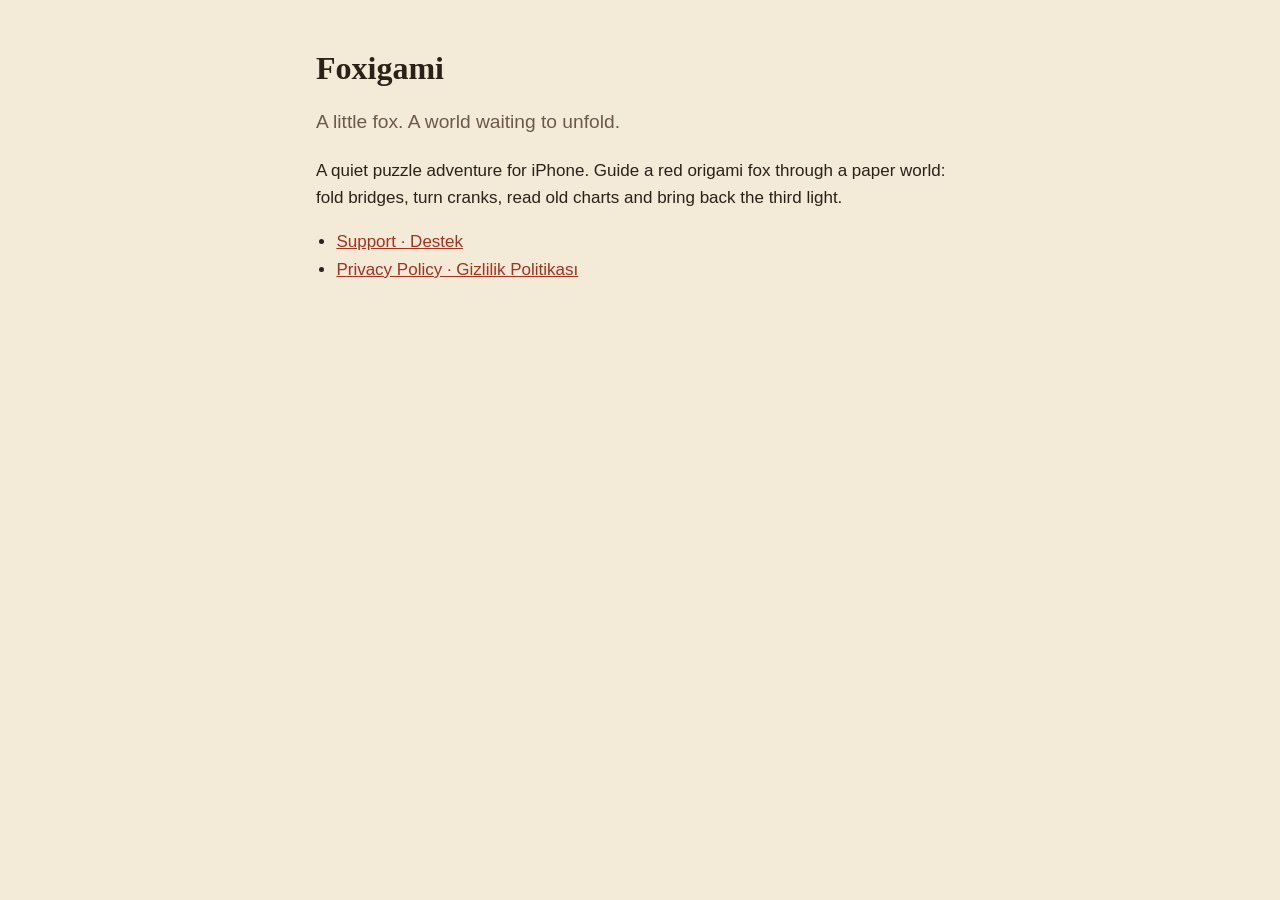
<file: index.html>
<!doctype html>
<html lang="en">
<head>
<meta charset="utf-8">
<meta name="viewport" content="width=device-width, initial-scale=1">
<title>Foxigami</title>
<link rel="stylesheet" href="style.css">
</head>
<body>
<main>
<h1>Foxigami</h1>
<p class="lede">A little fox. A world waiting to unfold.</p>
<p>A quiet puzzle adventure for iPhone. Guide a red origami fox through a paper world: fold bridges, turn cranks, read old charts and bring back the third light.</p>
<ul class="links">
<li><a href="support.html">Support · Destek</a></li>
<li><a href="privacy.html">Privacy Policy · Gizlilik Politikası</a></li>
</ul>
</main>
</body>
</html>
</file>
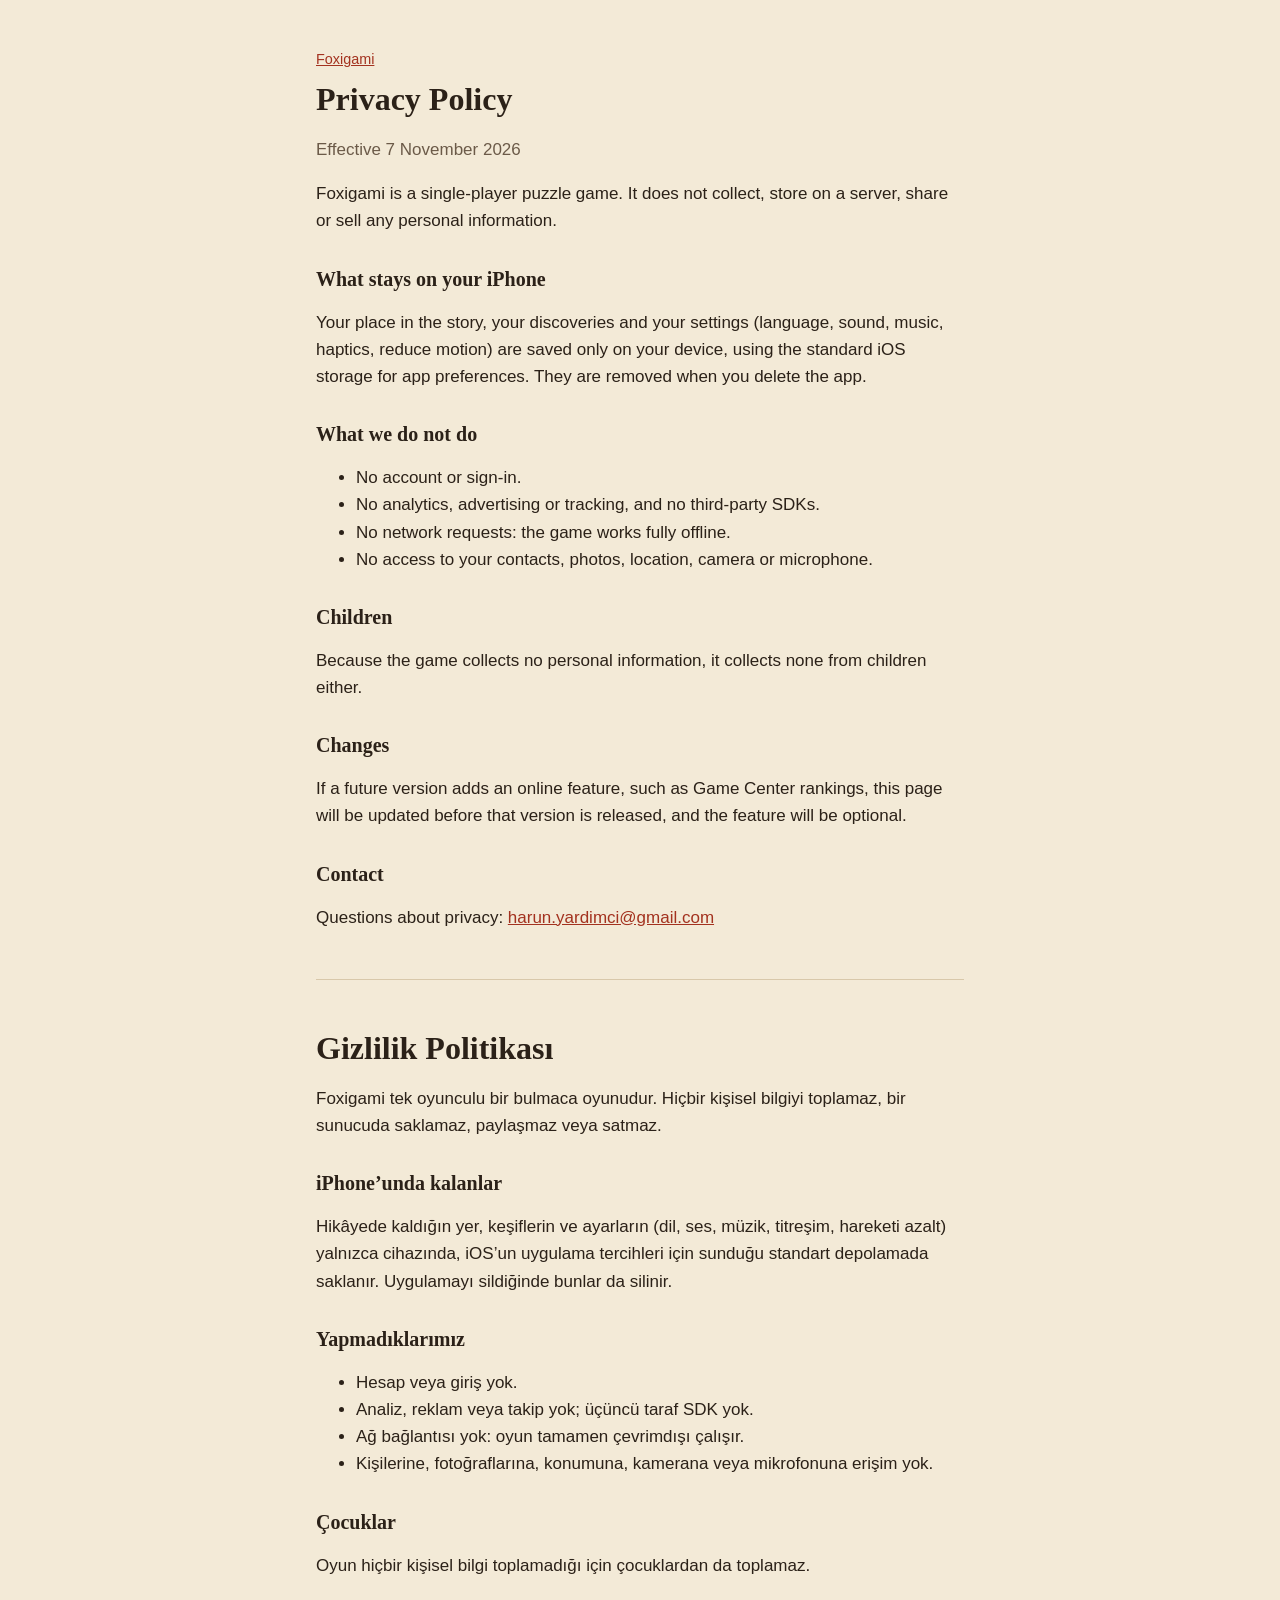
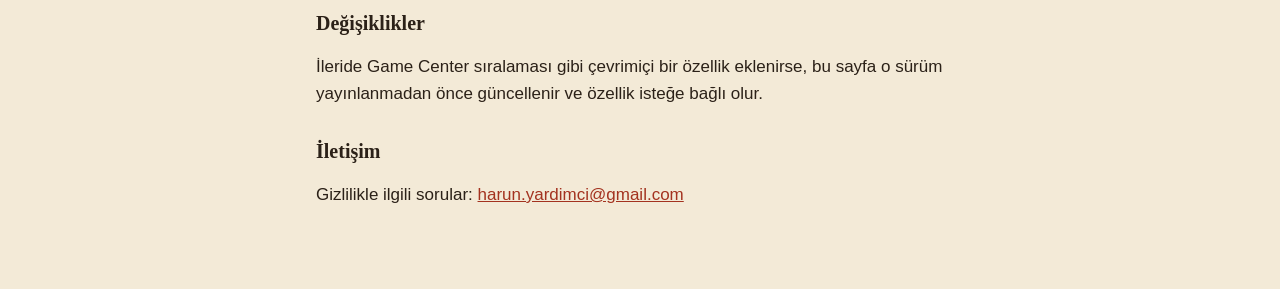
<file: privacy.html>
<!doctype html>
<html lang="en">
<head>
<meta charset="utf-8">
<meta name="viewport" content="width=device-width, initial-scale=1">
<title>Foxigami Privacy Policy</title>
<link rel="stylesheet" href="style.css">
</head>
<body>
<main>
<p class="eyebrow"><a href="index.html">Foxigami</a></p>
<h1>Privacy Policy</h1>
<p class="meta">Effective 7 November 2026</p>

<section lang="en">
<p>Foxigami is a single-player puzzle game. It does not collect, store on a server, share or sell any personal information.</p>
<h2>What stays on your iPhone</h2>
<p>Your place in the story, your discoveries and your settings (language, sound, music, haptics, reduce motion) are saved only on your device, using the standard iOS storage for app preferences. They are removed when you delete the app.</p>
<h2>What we do not do</h2>
<ul>
<li>No account or sign-in.</li>
<li>No analytics, advertising or tracking, and no third-party SDKs.</li>
<li>No network requests: the game works fully offline.</li>
<li>No access to your contacts, photos, location, camera or microphone.</li>
</ul>
<h2>Children</h2>
<p>Because the game collects no personal information, it collects none from children either.</p>
<h2>Changes</h2>
<p>If a future version adds an online feature, such as Game Center rankings, this page will be updated before that version is released, and the feature will be optional.</p>
<h2>Contact</h2>
<p>Questions about privacy: <a href="mailto:harun.yardimci@gmail.com">harun.yardimci@gmail.com</a></p>
</section>

<hr>

<section lang="tr">
<h1>Gizlilik Politikası</h1>
<p>Foxigami tek oyunculu bir bulmaca oyunudur. Hiçbir kişisel bilgiyi toplamaz, bir sunucuda saklamaz, paylaşmaz veya satmaz.</p>
<h2>iPhone’unda kalanlar</h2>
<p>Hikâyede kaldığın yer, keşiflerin ve ayarların (dil, ses, müzik, titreşim, hareketi azalt) yalnızca cihazında, iOS’un uygulama tercihleri için sunduğu standart depolamada saklanır. Uygulamayı sildiğinde bunlar da silinir.</p>
<h2>Yapmadıklarımız</h2>
<ul>
<li>Hesap veya giriş yok.</li>
<li>Analiz, reklam veya takip yok; üçüncü taraf SDK yok.</li>
<li>Ağ bağlantısı yok: oyun tamamen çevrimdışı çalışır.</li>
<li>Kişilerine, fotoğraflarına, konumuna, kamerana veya mikrofonuna erişim yok.</li>
</ul>
<h2>Çocuklar</h2>
<p>Oyun hiçbir kişisel bilgi toplamadığı için çocuklardan da toplamaz.</p>
<h2>Değişiklikler</h2>
<p>İleride Game Center sıralaması gibi çevrimiçi bir özellik eklenirse, bu sayfa o sürüm yayınlanmadan önce güncellenir ve özellik isteğe bağlı olur.</p>
<h2>İletişim</h2>
<p>Gizlilikle ilgili sorular: <a href="mailto:harun.yardimci@gmail.com">harun.yardimci@gmail.com</a></p>
</section>
</main>
</body>
</html>
</file>
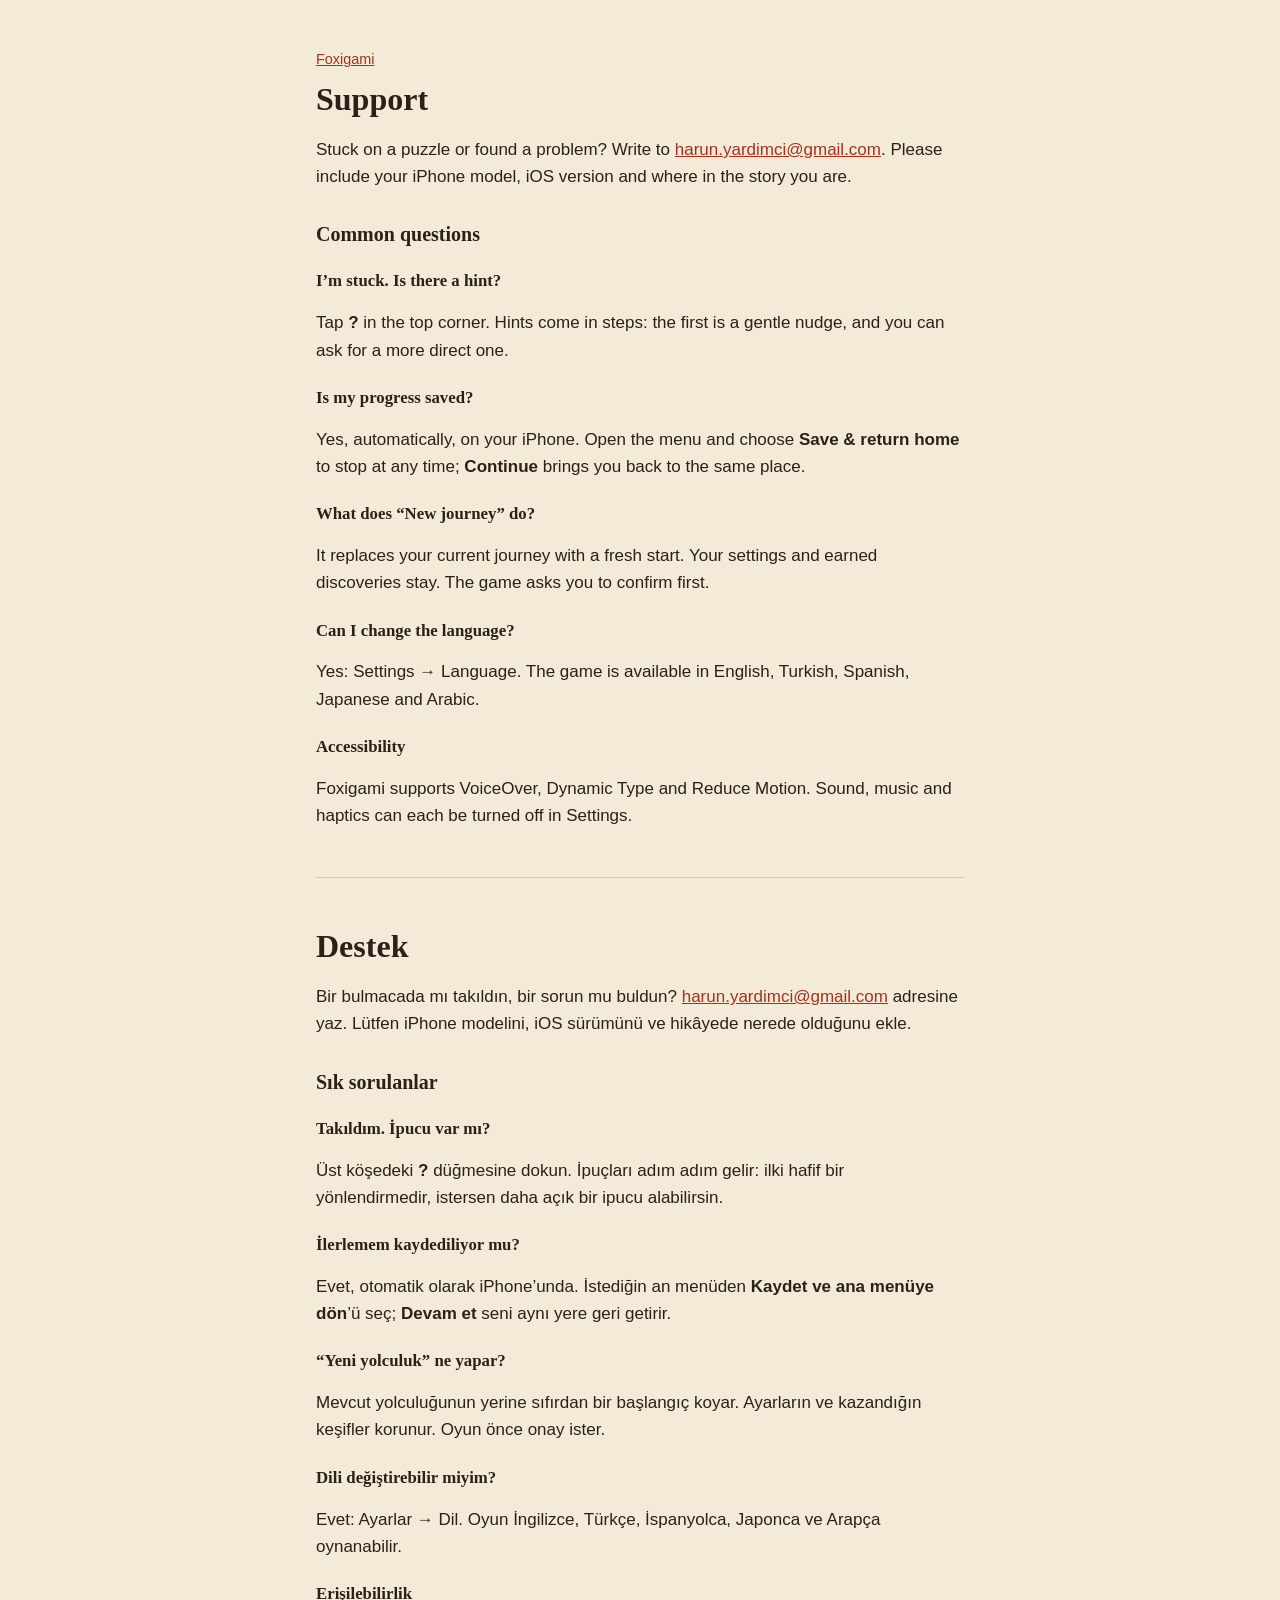
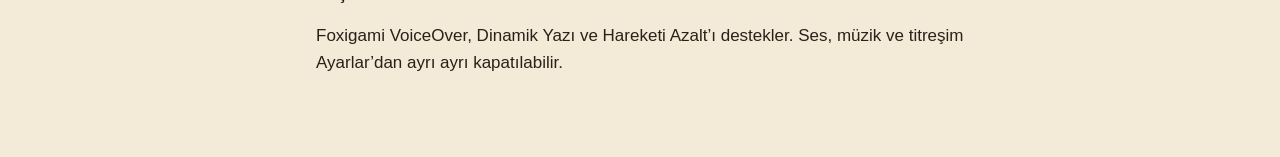
<file: support.html>
<!doctype html>
<html lang="en">
<head>
<meta charset="utf-8">
<meta name="viewport" content="width=device-width, initial-scale=1">
<title>Foxigami Support</title>
<link rel="stylesheet" href="style.css">
</head>
<body>
<main>
<p class="eyebrow"><a href="index.html">Foxigami</a></p>
<h1>Support</h1>

<section lang="en">
<p>Stuck on a puzzle or found a problem? Write to <a href="mailto:harun.yardimci@gmail.com">harun.yardimci@gmail.com</a>. Please include your iPhone model, iOS version and where in the story you are.</p>
<h2>Common questions</h2>
<h3>I’m stuck. Is there a hint?</h3>
<p>Tap <strong>?</strong> in the top corner. Hints come in steps: the first is a gentle nudge, and you can ask for a more direct one.</p>
<h3>Is my progress saved?</h3>
<p>Yes, automatically, on your iPhone. Open the menu and choose <strong>Save &amp; return home</strong> to stop at any time; <strong>Continue</strong> brings you back to the same place.</p>
<h3>What does “New journey” do?</h3>
<p>It replaces your current journey with a fresh start. Your settings and earned discoveries stay. The game asks you to confirm first.</p>
<h3>Can I change the language?</h3>
<p>Yes: Settings → Language. The game is available in English, Turkish, Spanish, Japanese and Arabic.</p>
<h3>Accessibility</h3>
<p>Foxigami supports VoiceOver, Dynamic Type and Reduce Motion. Sound, music and haptics can each be turned off in Settings.</p>
</section>

<hr>

<section lang="tr">
<h1>Destek</h1>
<p>Bir bulmacada mı takıldın, bir sorun mu buldun? <a href="mailto:harun.yardimci@gmail.com">harun.yardimci@gmail.com</a> adresine yaz. Lütfen iPhone modelini, iOS sürümünü ve hikâyede nerede olduğunu ekle.</p>
<h2>Sık sorulanlar</h2>
<h3>Takıldım. İpucu var mı?</h3>
<p>Üst köşedeki <strong>?</strong> düğmesine dokun. İpuçları adım adım gelir: ilki hafif bir yönlendirmedir, istersen daha açık bir ipucu alabilirsin.</p>
<h3>İlerlemem kaydediliyor mu?</h3>
<p>Evet, otomatik olarak iPhone’unda. İstediğin an menüden <strong>Kaydet ve ana menüye dön</strong>’ü seç; <strong>Devam et</strong> seni aynı yere geri getirir.</p>
<h3>“Yeni yolculuk” ne yapar?</h3>
<p>Mevcut yolculuğunun yerine sıfırdan bir başlangıç koyar. Ayarların ve kazandığın keşifler korunur. Oyun önce onay ister.</p>
<h3>Dili değiştirebilir miyim?</h3>
<p>Evet: Ayarlar → Dil. Oyun İngilizce, Türkçe, İspanyolca, Japonca ve Arapça oynanabilir.</p>
<h3>Erişilebilirlik</h3>
<p>Foxigami VoiceOver, Dinamik Yazı ve Hareketi Azalt’ı destekler. Ses, müzik ve titreşim Ayarlar’dan ayrı ayrı kapatılabilir.</p>
</section>
</main>
</body>
</html>
</file>
<file: style.css>
:root {
  --paper: #f3ead7;
  --ink: #2b2118;
  --muted: #6b5a48;
  --accent: #a3321f;
  --rule: #d8c8aa;
}
@media (prefers-color-scheme: dark) {
  :root {
    --paper: #17130f;
    --ink: #efe4cf;
    --muted: #b8a68c;
    --accent: #e0805f;
    --rule: #3a3026;
  }
}
* { box-sizing: border-box; }
body {
  margin: 0;
  background: var(--paper);
  color: var(--ink);
  font: 17px/1.6 -apple-system, BlinkMacSystemFont, "Segoe UI", sans-serif;
}
main { max-width: 680px; margin: 0 auto; padding: 48px 16px 64px; }
h1, h2, h3 { font-family: "New York", Georgia, serif; font-weight: 600; line-height: 1.25; }
h1 { font-size: 2rem; margin: 0 0 8px; }
h2 { font-size: 1.25rem; margin: 32px 0 8px; }
h3 { font-size: 1.05rem; margin: 24px 0 4px; }
a { color: var(--accent); }
.eyebrow { margin: 0 0 8px; font-size: .9rem; }
.meta, .lede { color: var(--muted); }
.lede { font-size: 1.2rem; }
.links { padding-left: 1.2em; }
hr { border: 0; border-top: 1px solid var(--rule); margin: 48px 0; }
</file>
